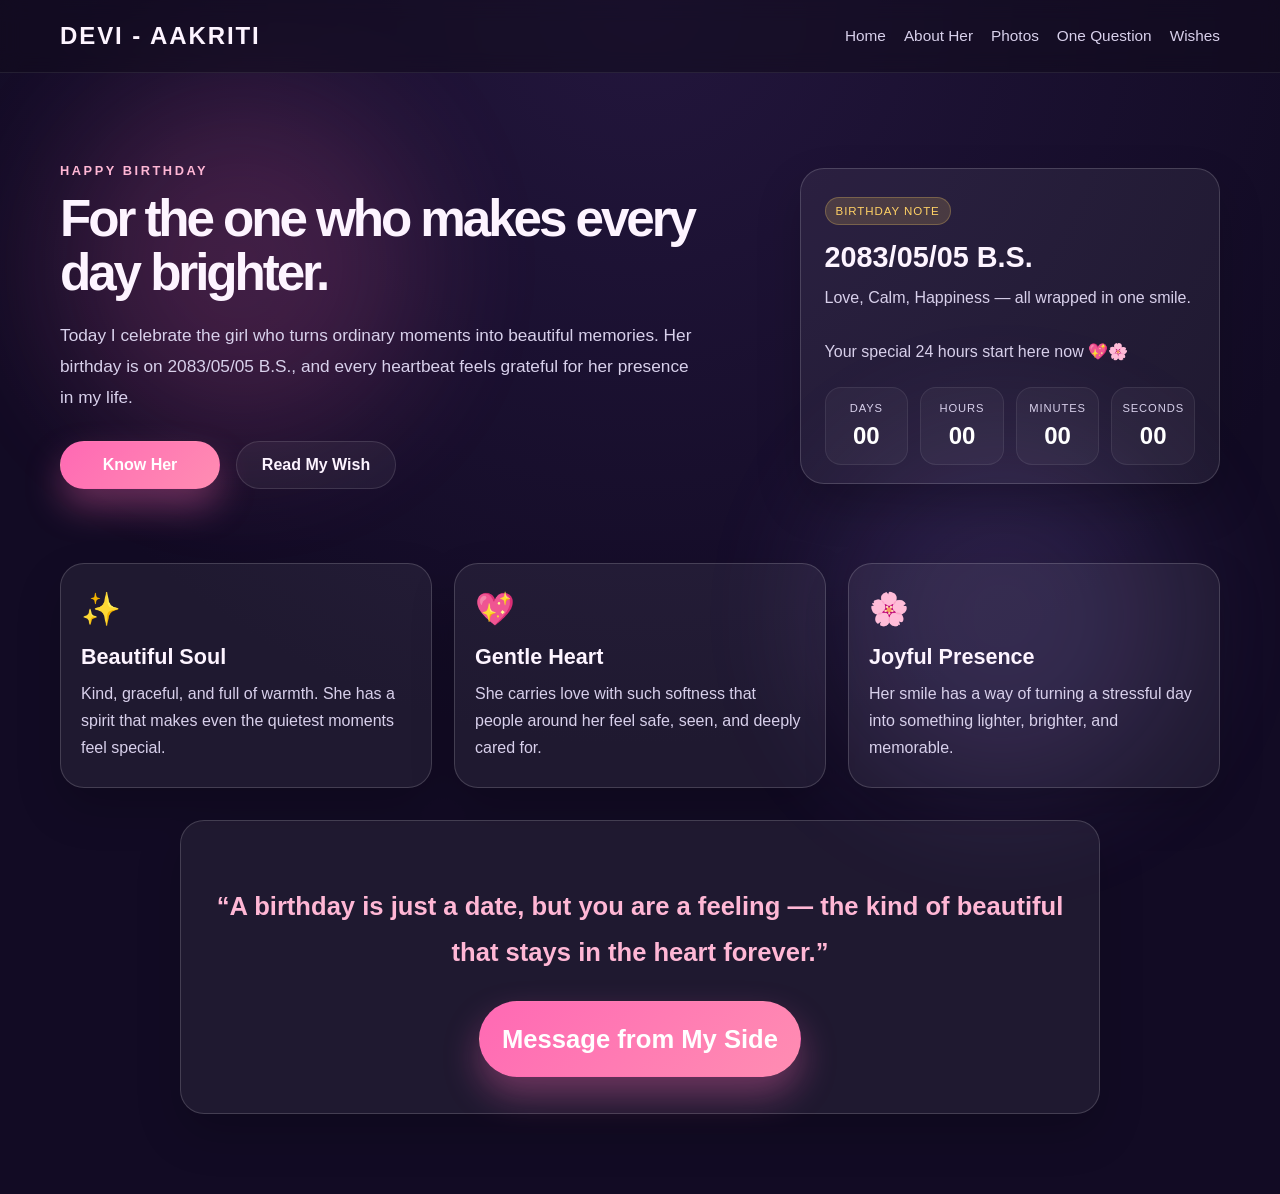
<file: index.html>
<!DOCTYPE html>
<html lang="en">
<head>
    <meta charset="UTF-8" />
    <meta name="viewport" content="width=device-width, initial-scale=1.0" />
    <title>Her Birthday | Devi - Aakriti</title>
    <link rel="stylesheet" href="style.css" />
</head>
<body class="page-home">
    <div class="bg-glow glow-one"></div>
    <div class="bg-glow glow-two"></div>

    <header class="site-header">
        <div class="container nav-wrap">
            <a href="index.html" class="brand">Devi - Aakriti</a>
            <nav class="main-nav" aria-label="Main navigation">
                <a href="index.html">Home</a>
                <a href="pages/abouther.html">About Her</a>
                <a href="pages/photos.html">Photos</a>
                <a href="pages/lovequestion.html">One Question</a>
                <a href="pages/lastwish.html">Wishes</a>
            </nav>
        </div>
    </header>

    <main class="container">
        <section class="hero">
            <div class="hero-text">
                <p class="eyebrow">Happy Birthday</p>
                <h1>For the one who makes every day brighter.</h1>
                <p class="hero-copy">
                    Today I celebrate the girl who turns ordinary moments into beautiful memories.
                    Her birthday is on 2083/05/05 B.S., and every heartbeat feels grateful for her presence in my life.
                </p>
                <div class="hero-actions">
                    <a class="btn primary" href="pages/abouther.html">Know Her</a>
                    <a class="btn secondary" href="pages/lastwish.html">Read My Wish</a>
                </div>
            </div>

            <div class="hero-card">
                <div class="mini-badge">Birthday Note</div>
                <h2>2083/05/05 B.S.</h2>
                <p>Love, Calm, Happiness — all wrapped in one smile.
                </br>
                <br>
                   Your special 24 hours start here now 💖🌸
                </p>

                <ul class="count-list" aria-label="Birthday countdown">
                    <li>
                        <span>Days</span>
                        <strong id="days">--</strong>
                    </li>
                    <li>
                        <span>Hours</span>
                        <strong id="hours">--</strong>
                    </li>
                    <li>
                        <span>Minutes</span>
                        <strong id="minutes">--</strong>
                    </li>
                    <li>
                        <span>Seconds</span>
                        <strong id="seconds">--</strong>
                    </li>
                </ul>
            </div>
        </section>

        <section class="featured-grid" aria-label="Highlights">
            <article class="feature-card">
                <span class="feature-icon">✨</span>
                <h3>Beautiful Soul</h3>
                <p>Kind, graceful, and full of warmth. She has a spirit that makes even the quietest moments feel special.</p>
            </article>
            <article class="feature-card">
                <span class="feature-icon">💖</span>
                <h3>Gentle Heart</h3>
                <p>She carries love with such softness that people around her feel safe, seen, and deeply cared for.</p>
            </article>
            <article class="feature-card">
                <span class="feature-icon">🌸</span>
                <h3>Joyful Presence</h3>
                <p>Her smile has a way of turning a stressful day into something lighter, brighter, and memorable.</p>
            </article>
        </section>

        <section class="quote-box">
            <p>
                “A birthday is just a date, but you are a feeling — the kind of beautiful that stays in the heart forever.”
            </p>
            <a href="pages/passpagebeforeprivatemsg.html" class="btn primary" id="privateMessageLink">Message from My Side</a>
        </section>
    </main>

    <script src="javascript.js"></script>
</body>
</html>
</file>
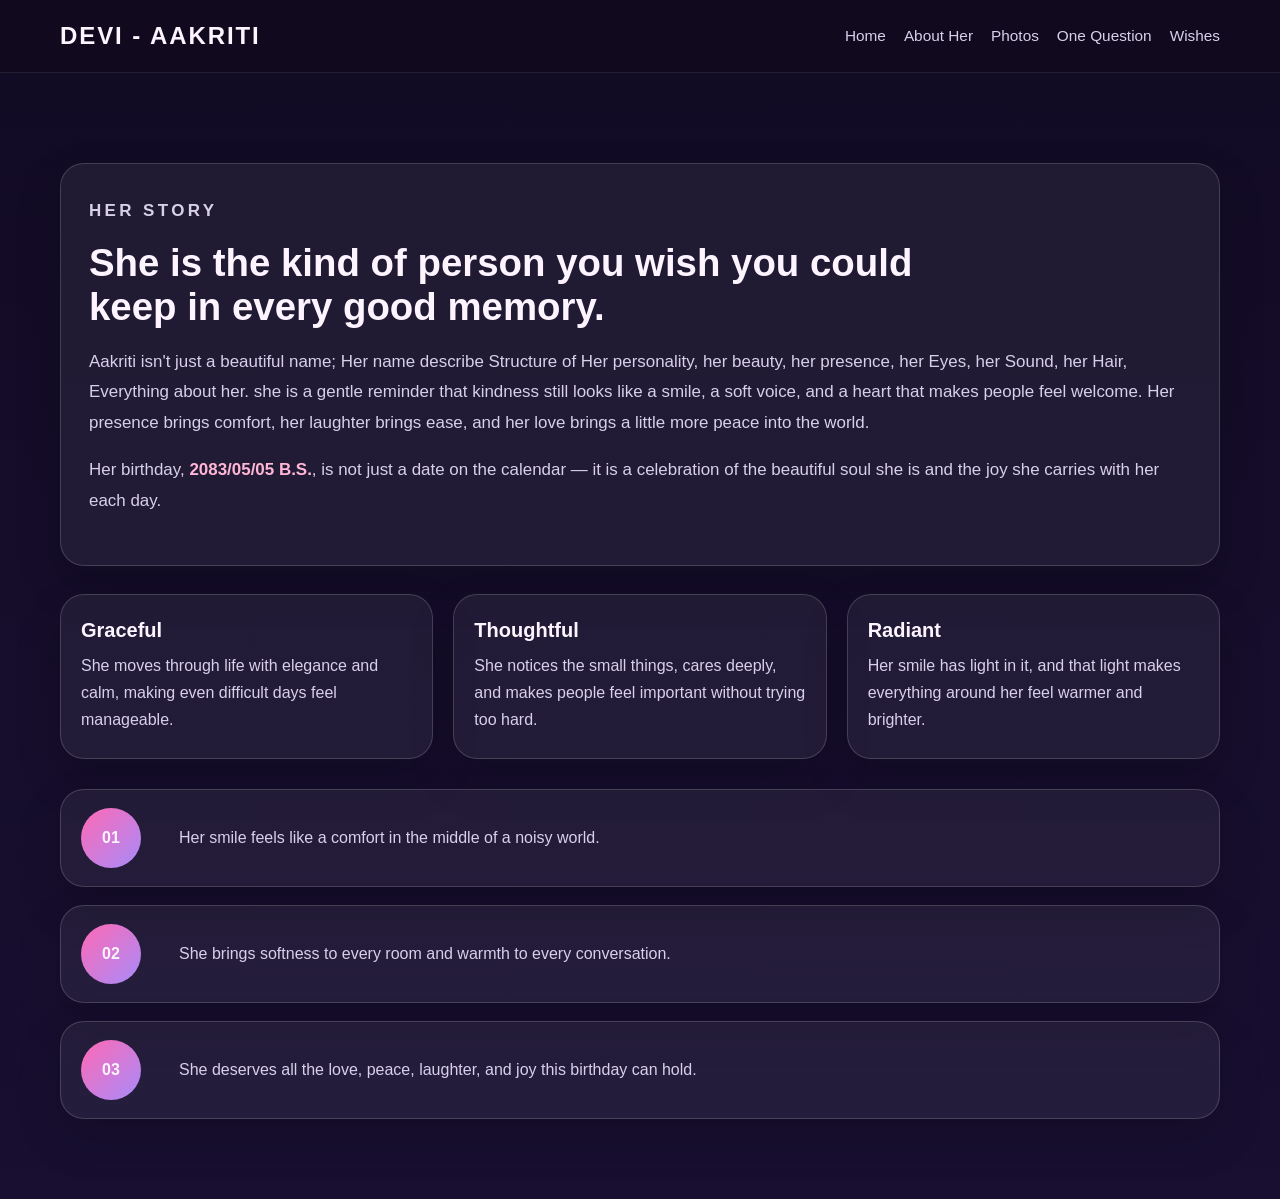
<file: pages/abouther.html>
<!DOCTYPE html>
<html lang="en">
<head>
    <meta charset="UTF-8" />
    <meta name="viewport" content="width=device-width, initial-scale=1.0" />
    <title>About Her | Devi - Aakriti</title>
    <link rel="stylesheet" href="../style.css" />
    <link rel="stylesheet" href="../stylelayout/abouther.css" />
</head>
<body class="page-about">
    <header class="site-header">
        <div class="container nav-wrap">
            <a href="../index.html" class="brand">Devi - Aakriti</a>
            <nav class="main-nav" aria-label="Main navigation">
                <a href="../index.html">Home</a>
                <a href="abouther.html">About Her</a>
                <a href="photos.html">Photos</a>
                <a href="lovequestion.html">One Question</a>
                <a href="lastwish.html">Wishes</a>
            </nav>
        </div>
    </header>

    <main class="container page-content">
        <section class="story-card">
            <p class="eyebrow">Her story</p>
            <h1>She is the kind of person you wish you could keep in every good memory.</h1>
            <p>
                Aakriti isn't just a beautiful name; Her name describe Structure of Her personality, her beauty, her presence, her Eyes, her Sound, her Hair, Everything about her. she is a gentle reminder that kindness still looks like a smile,
                a soft voice, and a heart that makes people feel welcome. Her presence brings comfort, her laughter brings
                ease, and her love brings a little more peace into the world.
            </p>
            <p>
                Her birthday, <span class="highlight">2083/05/05 B.S.</span>, is not just a date on the calendar — it is a celebration of
                the beautiful soul she is and the joy she carries with her each day.
            </p>
        </section>

        <section class="traits-grid">
            <article class="trait">
                <h3>Graceful</h3>
                <p>She moves through life with elegance and calm, making even difficult days feel manageable.</p>
            </article>
            <article class="trait">
                <h3>Thoughtful</h3>
                <p>She notices the small things, cares deeply, and makes people feel important without trying too hard.</p>
            </article>
            <article class="trait">
                <h3>Radiant</h3>
                <p>Her smile has light in it, and that light makes everything around her feel warmer and brighter.</p>
            </article>
        </section>

        <section class="timeline" aria-label="Why she is special">
            <article class="timeline-item">
                <div class="timeline-badge">01</div>
                <p>Her smile feels like a comfort in the middle of a noisy world.</p>
            </article>
            <article class="timeline-item">
                <div class="timeline-badge">02</div>
                <p>She brings softness to every room and warmth to every conversation.</p>
            </article>
            <article class="timeline-item">
                <div class="timeline-badge">03</div>
                <p>She deserves all the love, peace, laughter, and joy this birthday can hold.</p>
            </article>
        </section>
    </main>
</body>
</html>
</file>
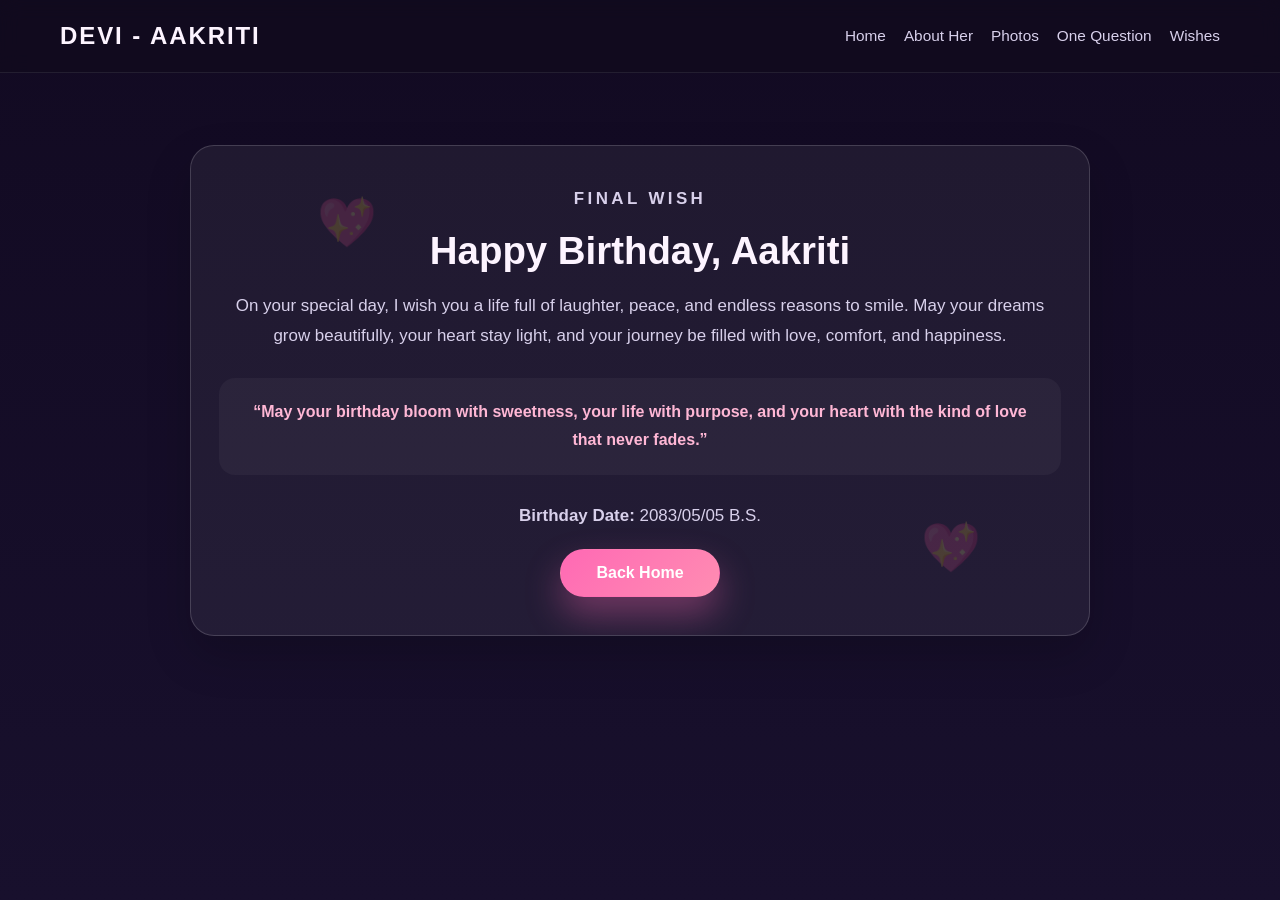
<file: pages/lastwish.html>
<!DOCTYPE html>
<html lang="en">
<head>
    <meta charset="UTF-8" />
    <meta name="viewport" content="width=device-width, initial-scale=1.0" />
    <title>Last Wish</title>
    <link rel="stylesheet" href="../style.css" />
    <link rel="stylesheet" href="../stylelayout/lastwish.css" />
</head>
<body class="page-lastwish">
    <header class="site-header">
        <div class="container nav-wrap">
            <a href="../index.html" class="brand">Devi - Aakriti</a>
            <nav class="main-nav" aria-label="Main navigation">
                <a href="../index.html">Home</a>
                <a href="abouther.html">About Her</a>
                <a href="photos.html">Photos</a>
                <a href="lovequestion.html">One Question</a>
                <a href="lastwish.html">Wishes</a>
            </nav>
        </div>
    </header>

    <main class="container wish-page">
        <section class="wish-card">
            <p class="eyebrow">Final wish</p>
            <h1>Happy Birthday, Aakriti</h1>
            <p>
                On your special day, I wish you a life full of laughter, peace, and endless reasons to smile.
                May your dreams grow beautifully, your heart stay light, and your journey be filled with love,
                comfort, and happiness.
            </p>
            <div class="wish-quote">
                “May your birthday bloom with sweetness, your life with purpose, and your heart with the kind
                of love that never fades.”
            </div>
            <p><strong>Birthday Date:</strong> 2083/05/05 B.S.</p>
            <a class="btn primary" href="../index.html">Back Home</a>
        </section>
    </main>
</body>
</html>
</file>
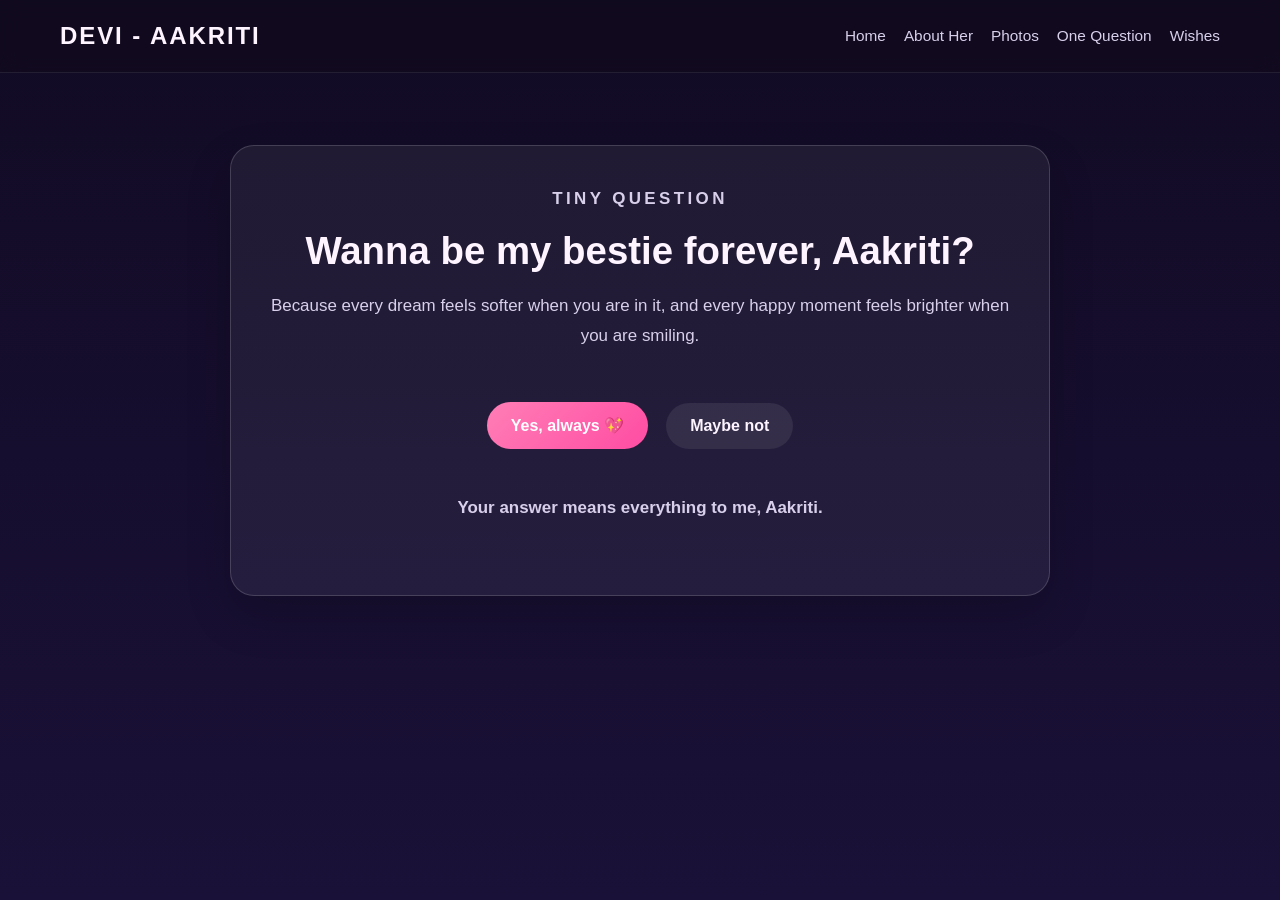
<file: pages/lovequestion.html>
<!DOCTYPE html>
<html lang="en">
<head>
    <meta charset="UTF-8" />
    <meta name="viewport" content="width=device-width, initial-scale=1.0" />
    <title>One Question | Aakriti</title>
    <link rel="stylesheet" href="../style.css" />
    <link rel="stylesheet" href="../stylelayout/lovequestion.css" />
</head>
<body class="page-question">
    <header class="site-header">
        <div class="container nav-wrap">
            <a href="../index.html" class="brand">Devi - Aakriti</a>
            <nav class="main-nav" aria-label="Main navigation">
                <a href="../index.html">Home</a>
                <a href="abouther.html">About Her</a>
                <a href="photos.html">Photos</a>
                <a href="lovequestion.html">One Question</a>
                <a href="lastwish.html">Wishes</a>
            </nav>
        </div>
    </header>

    <main class="container question-wrap">
        <section class="question-box">
            <p class="eyebrow">Tiny question</p>
            <h1>Wanna be my bestie forever, Aakriti?</h1>
            <p>
                Because every dream feels softer when you are in it, and every happy moment feels brighter when you are smiling.
            </p>

            <div class="answer-row">
                <button id="yesBtn" class="yes-btn" type="button">Yes, always 💖</button>
                <button id="noBtn" class="no-btn" type="button">Maybe not</button>
            </div>

            <p id="answerText" class="answer-text">Your answer means everything to me, Aakriti.</p>
        </section>
    </main>

    <script src="../javascript.js"></script>
</body>
</html>
</file>
<file: style.css>
:root {
    --bg: #120b24;
    --bg-soft: #1a1134;
    --card: rgba(255, 255, 255, 0.08);
    --card-strong: rgba(255, 255, 255, 0.12);
    --stroke: rgba(255, 255, 255, 0.16);
    --text: #fdf4ff;
    --muted: #d8d0eb;
    --pink: #ff69b4;
    --pink-soft: #ffb7d5;
    --purple: #a78bfa;
    --lavender: #d8b4fe;
    --gold: #ffd166;
}

* {
    box-sizing: border-box;
}

html {
    scroll-behavior: smooth;
}

body {
    margin: 0;
    font-family: 'Segoe UI', Tahoma, Geneva, Verdana, sans-serif;
    background: radial-gradient(circle at top, #23163d, var(--bg) 55%);
    color: var(--text);
    min-height: 100vh;
}

img {
    max-width: 100%;
    display: block;
}

 a {
    text-decoration: none;
    color: inherit;
}

.container {
    width: min(1160px, calc(100% - 32px));
    margin: 0 auto;
}

.bg-glow {
    position: fixed;
    width: 22rem;
    height: 22rem;
    border-radius: 50%;
    filter: blur(70px);
    opacity: 0.45;
    z-index: 0;
    pointer-events: none;
}

.glow-one {
    background: rgba(255, 105, 180, 0.4);
    top: 10%;
    left: 5%;
}

.glow-two {
    background: rgba(167, 139, 250, 0.35);
    right: 8%;
    bottom: 12%;
}

.site-header {
    position: sticky;
    top: 0;
    z-index: 15;
    backdrop-filter: blur(10px);
    background: rgba(17, 11, 29, 0.55);
    border-bottom: 1px solid rgba(255,255,255,0.08);
}

.nav-wrap {
    display: flex;
    align-items: center;
    justify-content: space-between;
    gap: 20px;
    min-height: 72px;
}

.brand {
    font-size: 1.5rem;
    font-weight: 700;
    letter-spacing: 0.08em;
    text-transform: uppercase;
}

.main-nav {
    display: flex;
    align-items: center;
    flex-wrap: wrap;
    justify-content: center;
    gap: 18px;
    font-size: 0.96rem;
    color: var(--muted);
}

.main-nav a {
    transition: color 0.25s ease;
}

.main-nav a:hover {
    color: var(--pink-soft);
}

.hero {
    position: relative;
    z-index: 1;
    display: grid;
    grid-template-columns: 1.2fr 0.8fr;
    align-items: center;
    gap: 36px;
    padding: 90px 0 48px;
}

.eyebrow {
    margin: 0 0 14px;
    font-size: 0.8rem;
    letter-spacing: 0.2em;
    text-transform: uppercase;
    color: var(--pink-soft);
    font-weight: 700;
}

.hero-text h1 {
    margin: 0;
    font-size: clamp(2.5rem, 4vw, 5rem);
    line-height: 1.05;
    letter-spacing: -0.06em;
}

.hero-copy {
    color: var(--muted);
    font-size: 1.08rem;
    line-height: 1.8;
    max-width: 640px;
    margin: 20px 0 0;
}

.hero-actions {
    display: flex;
    flex-wrap: wrap;
    gap: 16px;
    margin-top: 28px;
}

.btn {
    display: inline-flex;
    align-items: center;
    justify-content: center;
    min-width: 160px;
    padding: 14px 22px;
    border-radius: 999px;
    font-weight: 700;
    transition: transform 0.2s ease, box-shadow 0.2s ease;
    border: 1px solid transparent;
}

.btn:hover {
    transform: translateY(-2px);
}

.btn.primary {
    background: linear-gradient(135deg, var(--pink), #ff8db2);
    color: white;
    box-shadow: 0 18px 35px rgba(255, 105, 180, 0.35);
}

.btn.secondary {
    background: rgba(255,255,255,0.05);
    border-color: rgba(255,255,255,0.12);
    color: var(--text);
}

.hero-card,
.feature-card,
.quote-box,
.story-card,
.trait,
.timeline-item,
.photo-card,
.question-box,
.wish-card {
    background: rgba(255,255,255,0.06);
    border: 1px solid var(--stroke);
    border-radius: 24px;
    box-shadow: 0 20px 45px rgba(0, 0, 0, 0.18);
}

.hero-card {
    position: relative;
    padding: 28px 24px 18px;
    max-width: 440px;
    justify-self: end;
}

.mini-badge {
    display: inline-flex;
    padding: 7px 10px;
    border-radius: 999px;
    font-size: 0.72rem;
    letter-spacing: 0.08em;
    text-transform: uppercase;
    background: rgba(255, 209, 102, 0.16);
    color: var(--gold);
    border: 1px solid rgba(255, 209, 102, 0.25);
}

.hero-card h2 {
    margin: 16px 0 10px;
    font-size: clamp(1.8rem, 2vw, 2.6rem);
}

.hero-card p {
    margin: 0;
    color: var(--muted);
    line-height: 1.7;
}

.count-list {
    list-style: none;
    padding: 0;
    margin: 22px 0 0;
    display: grid;
    grid-template-columns: repeat(4, minmax(0, 1fr));
    gap: 12px;
}

.count-list li {
    background: rgba(255,255,255,0.04);
    border: 1px solid rgba(255,255,255,0.08);
    border-radius: 16px;
    padding: 14px 10px;
    text-align: center;
}

.count-list span {
    display: block;
    font-size: 0.7rem;
    color: var(--muted);
    text-transform: uppercase;
    letter-spacing: 0.08em;
}

.count-list strong {
    display: block;
    margin-top: 8px;
    font-size: 1.5rem;
    color: #fff;
}

.featured-grid {
    position: relative;
    z-index: 1;
    display: grid;
    grid-template-columns: repeat(3, minmax(0, 1fr));
    gap: 22px;
    margin-top: 26px;
    margin-bottom: 32px;
}

.feature-card {
    padding: 26px 20px;
}

.feature-icon {
    font-size: 2rem;
    display: inline-block;
    margin-bottom: 16px;
}

.feature-card h3 {
    margin: 0 0 10px;
    font-size: 1.35rem;
}

.feature-card p {
    margin: 0;
    color: var(--muted);
    line-height: 1.7;
}

.quote-box {
    position: relative;
    z-index: 1;
    max-width: 920px;
    margin: 0 auto 80px;
    padding: 36px 30px;
    text-align: center;
    font-size: clamp(1.15rem, 2vw, 1.6rem);
    color: var(--pink-soft);
    font-weight: 600;
    line-height: 1.8;
}

.page-content,
.photo-page,
.question-wrap,
.wish-page {
    position: relative;
    z-index: 1;
    padding: 72px 0 80px;
}

.story-card {
    padding: 32px 28px;
}

.story-card h1,
.photo-page h1,
.question-box h1,
.wish-card h1 {
    font-size: clamp(2.2rem, 3vw, 3.4rem);
    margin: 0 0 18px;
}

.story-card p,
.wish-card p,
.question-box p {
    color: var(--muted);
    line-height: 1.8;
    font-size: 1.06rem;
}

.story-card .highlight {
    color: var(--pink-soft);
    font-weight: 700;
}

.traits-grid {
    display: grid;
    grid-template-columns: repeat(3, minmax(0, 1fr));
    gap: 20px;
    margin-top: 24px;
}

.trait {
    padding: 24px 20px;
}

.trait h3 {
    margin: 0 0 10px;
    font-size: 1.25rem;
}

.trait p {
    margin: 0;
    color: var(--muted);
    line-height: 1.7;
}

.timeline {
    display: grid;
    gap: 18px;
    margin-top: 26px;
}

.timeline-item {
    display: grid;
    grid-template-columns: 80px 1fr;
    align-items: center;
    gap: 18px;
    padding: 18px 20px;
}

.timeline-badge {
    width: 60px;
    height: 60px;
    border-radius: 50%;
    display: grid;
    place-items: center;
    background: linear-gradient(135deg, var(--pink), var(--purple));
    font-weight: 700;
}

.timeline-item p {
    margin: 0;
    color: var(--muted);
    line-height: 1.7;
}

.photo-page h1 {
    margin-bottom: 24px;
}

.gallery {
    display: grid;
    grid-template-columns: repeat(3, minmax(0, 1fr));
    gap: 22px;
}

.photo-card {
    padding: 10px;
    overflow: hidden;
}

.photo-card img {
    width: 100%;
    height: 330px;
    object-fit: cover;
    border-radius: 18px;
}

.photo-card.tall img { height: 420px; }

.question-box {
    max-width: 820px;
    margin: 0 auto;
    padding: 38px 30px;
    text-align: center;
}

.answer-row {
    position: relative;
    display: flex;
    justify-content: center;
    align-items: center;
    gap: 18px;
    min-height: 100px;
    margin: 24px 0 12px;
}

.answer-row button {
    border: 0;
    border-radius: 999px;
    padding: 14px 24px;
    font-size: 1rem;
    font-weight: 700;
    cursor: pointer;
    transition: transform 0.2s ease;
}

.answer-row button:hover {
    transform: translateY(-2px);
}

.yes-btn {
    background: linear-gradient(135deg, #ff7eb6, #ff4ca3);
    color: white;
}

.no-btn {
    background: rgba(255,255,255,0.08);
    border: 1px solid rgba(255,255,255,0.12);
    color: var(--text);
}

.answer-text {
    min-height: 48px;
    font-weight: 600;
    color: var(--pink-soft);
}

.answer-text.happy {
    color: #b3ffb0;
}

.wish-card {
    max-width: 900px;
    margin: 0 auto;
    padding: 38px 28px;
    text-align: center;
}

.wish-card .wish-quote {
    margin: 26px 0;
    padding: 20px 18px;
    border-radius: 16px;
    background: rgba(255,255,255,0.04);
    color: var(--pink-soft);
    font-weight: 700;
    line-height: 1.8;
}

@media (max-width: 860px) {
    .hero,
    .featured-grid,
    .traits-grid,
    .gallery {
        grid-template-columns: 1fr;
    }

    .hero-card {
        justify-self: stretch;
        max-width: none;
    }

    .site-header {
        position: static;
    }

    .nav-wrap {
        flex-direction: column;
        justify-content: center;
        padding: 18px 0;
    }

    .main-nav {
        gap: 8px 18px;
    }

    .answer-row {
        flex-direction: column;
        min-height: 120px;
    }
}

@media (max-width: 520px) {
    .hero {
        padding-top: 54px;
    }

    .count-list {
        grid-template-columns: repeat(2, minmax(0, 1fr));
    }

    .timeline-item {
        grid-template-columns: 1fr;
        text-align: center;
    }

    .timeline-badge {
        margin: 0 auto;
    }
}
</file>
<file: stylelayout/abouther.css>
.page-about {
    background: linear-gradient(180deg, #120b24 0%, #180f31 100%);
}

.story-card {
    margin-top: 18px;
}

.story-card h1 {
    max-width: 850px;
}

.traits-grid {
    margin-top: 28px;
}

.timeline {
    margin-top: 30px;
}
</file>
<file: stylelayout/lastwish.css>
.page-lastwish {
    background: linear-gradient(180deg, #120a22 0%, #18102d 100%);
}

.wish-card {
    position: relative;
    overflow: hidden;
}

.wish-card::before,
.wish-card::after {
    content: "💖";
    position: absolute;
    font-size: 3rem;
    opacity: 0.18;
    animation: float 5s ease-in-out infinite;
}

.wish-card::before {
    left: 14%;
    top: 10%;
}

.wish-card::after {
    right: 12%;
    bottom: 12%;
    animation-delay: 1s;
}

@keyframes float {
    0%, 100% { transform: translateY(0px); }
    50% { transform: translateY(-12px); }
}
</file>
<file: stylelayout/lovequestion.css>
.page-question {
    background: linear-gradient(180deg, #120b24 0%, #1a1138 100%);
}

.question-box {
    position: relative;
    overflow: hidden;
}

.question-box::before {
    content: "";
    position: absolute;
    inset: -60% auto auto -20%;
    width: 220px;
    height: 220px;
    background: rgba(255, 105, 180, 0.12);
    filter: blur(18px);
    border-radius: 50%;
}

.question-box::after {
    content: "";
    position: absolute;
    inset: auto -12% -55% auto;
    width: 210px;
    height: 210px;
    background: rgba(167, 139, 250, 0.1);
    filter: blur(18px);
    border-radius: 50%;
}

.answer-row {
    position: relative;
    z-index: 1;
}
</file>
